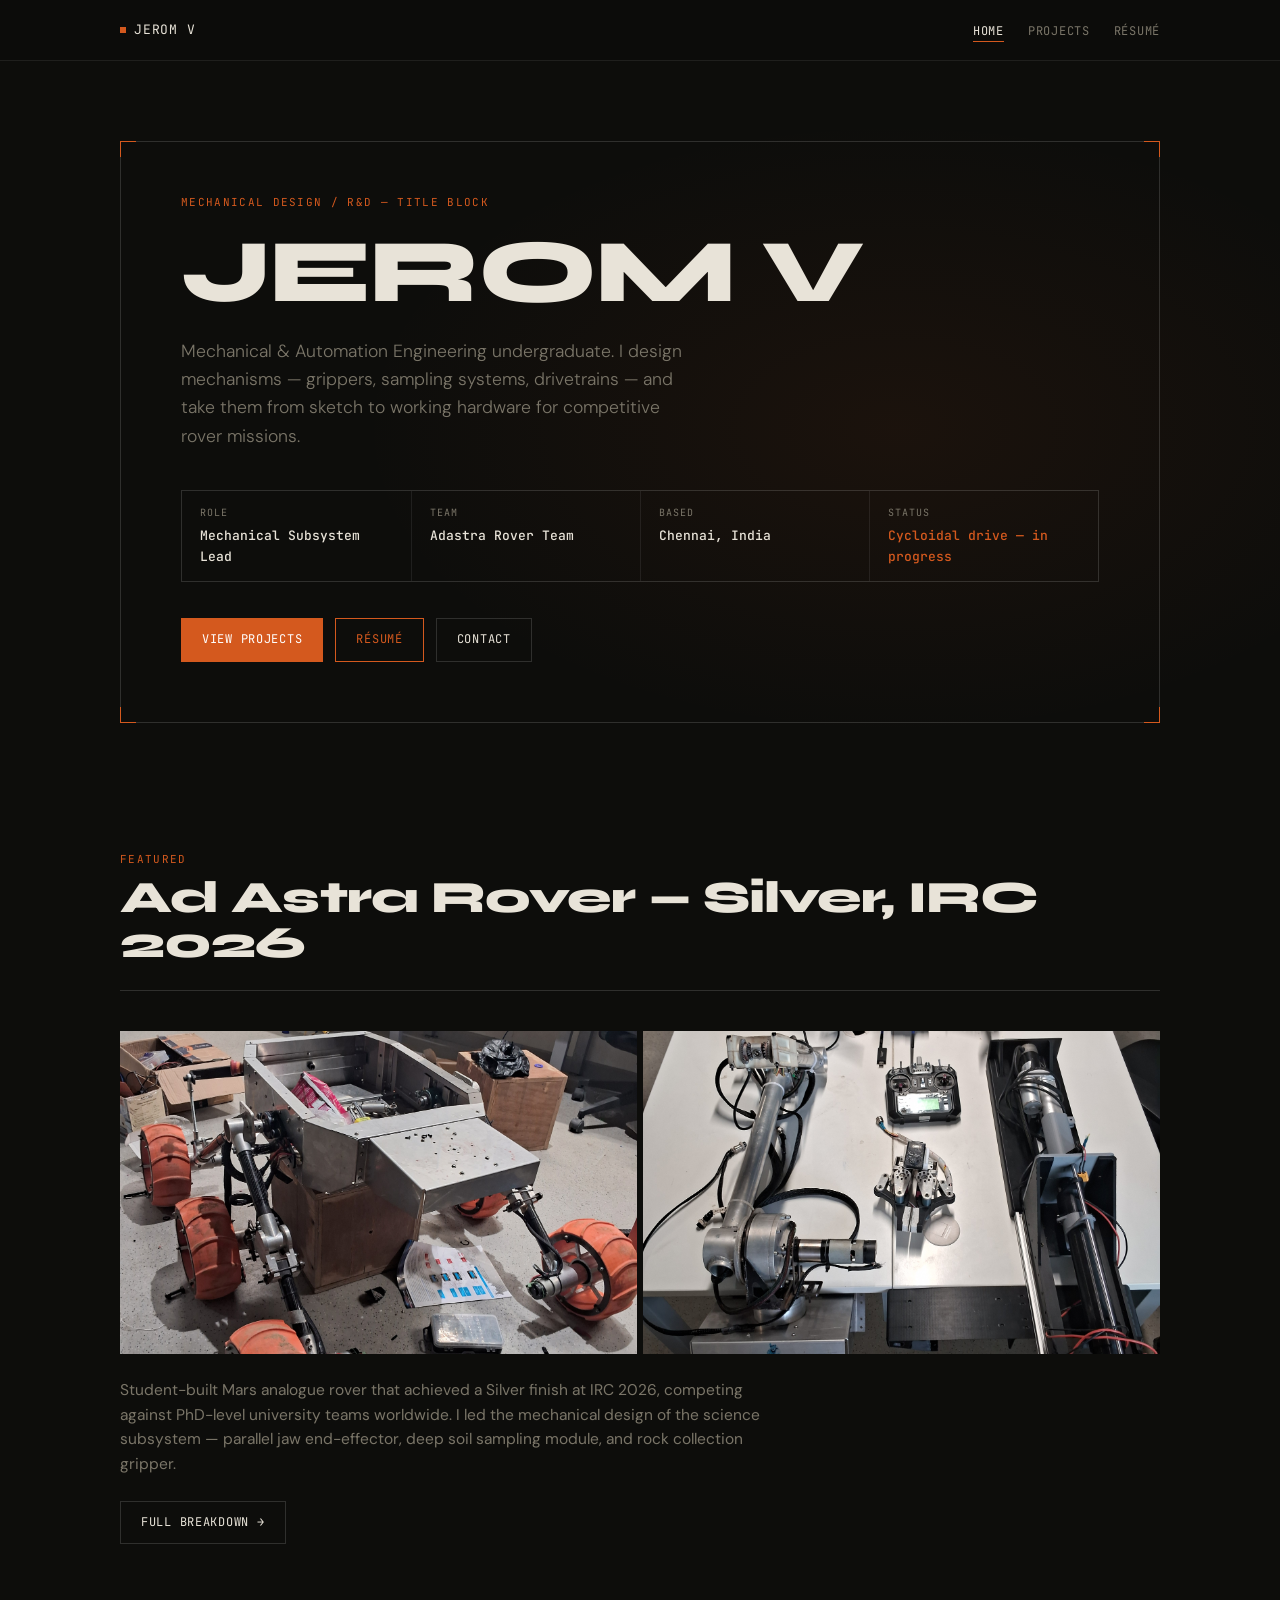
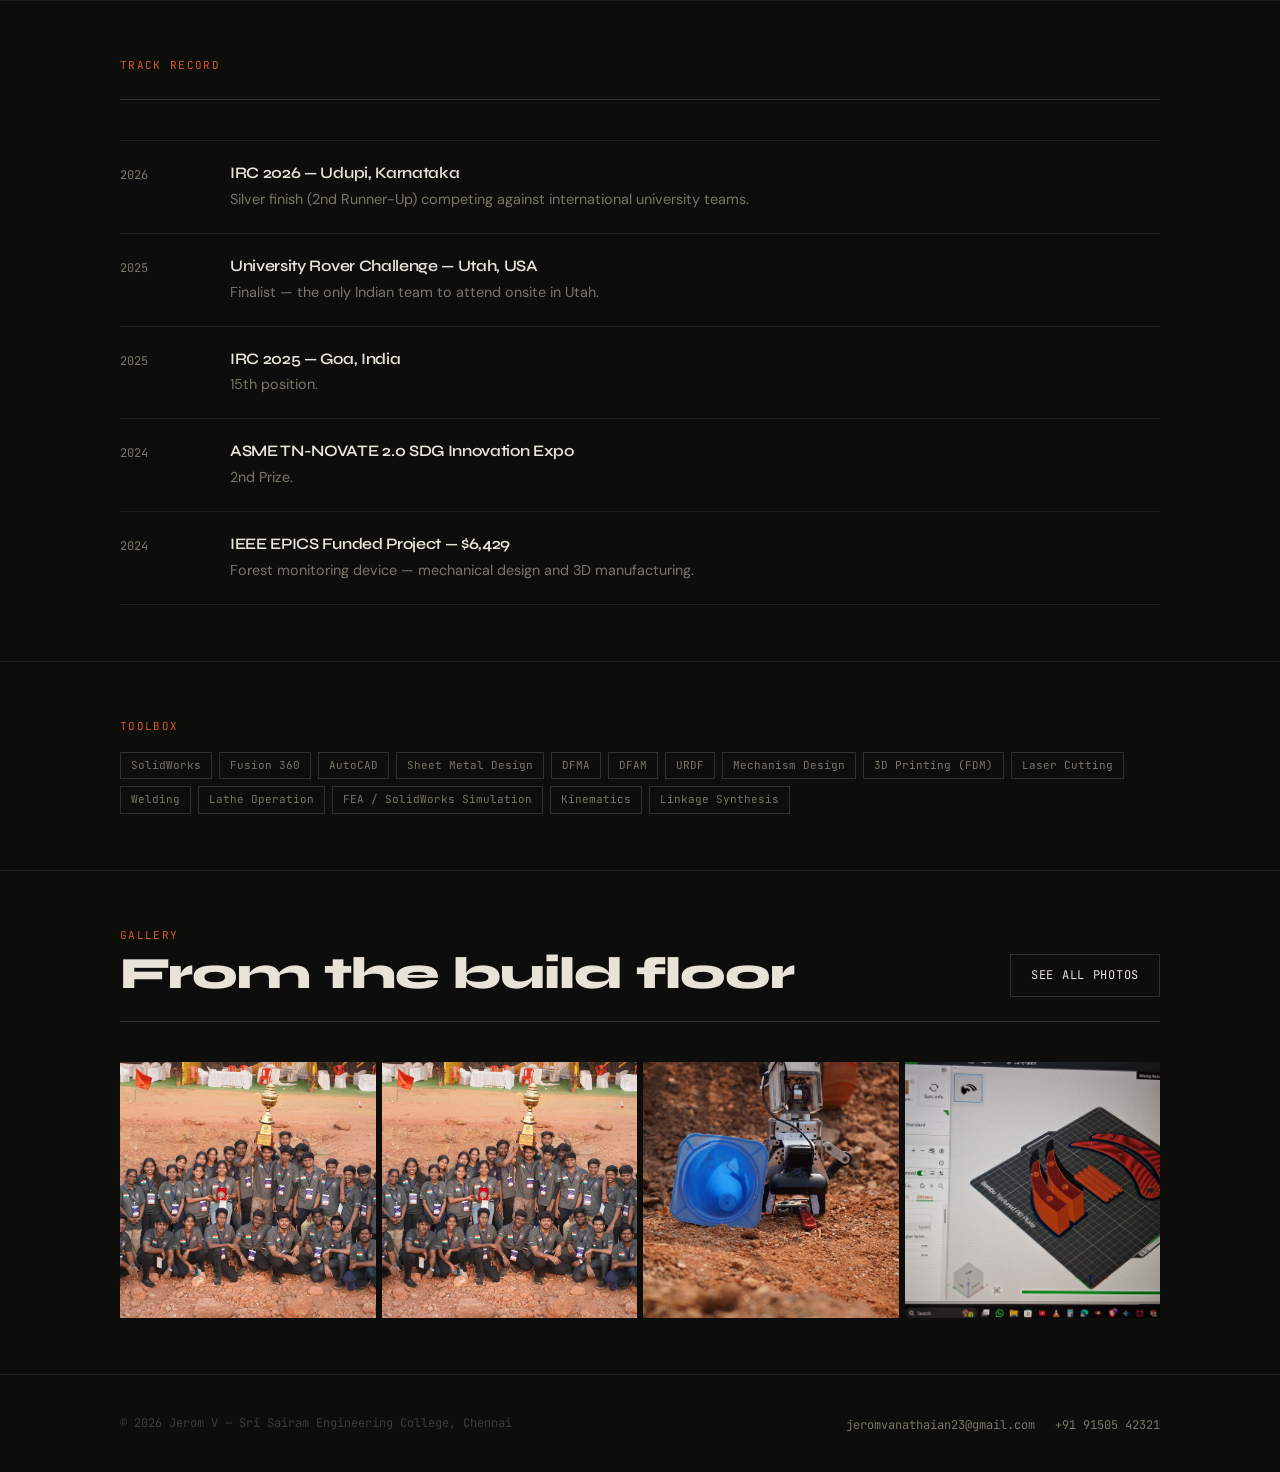
<file: index.html>
<!DOCTYPE html>
<html lang="en">
<head>
<meta charset="UTF-8">
<meta name="viewport" content="width=device-width,initial-scale=1.0">
<title>Jerom V — Mechanical Design Engineer</title>
<meta name="description" content="Mechanical & Automation Engineering undergraduate. Mechanical Subsystem Lead, Adastra Rover Team.">
<link rel="stylesheet" href="style.css">
</head>
<body>

<nav class="nav">
  <div class="wrap nav__inner">
    <a href="index.html" class="nav__logo"><span class="nav__logo-dot"></span>JEROM V</a>
    <ul class="nav__links">
      <li><a href="index.html" aria-current="page">Home</a></li>
      <li><a href="projects.html">Projects</a></li>
      <li><a href="resume.html">Résumé</a></li>
    </ul>
  </div>
</nav>

<!-- HERO -->
<section class="hero">
  <div class="hero__bg"></div>
  <div class="wrap">
    <div class="hero__frame">
      <span class="hero__corner hero__corner--tl"></span>
      <span class="hero__corner hero__corner--tr"></span>
      <span class="hero__corner hero__corner--bl"></span>
      <span class="hero__corner hero__corner--br"></span>
      <p class="eyebrow">Mechanical Design / R&amp;D — Title Block</p>
      <h1 class="hero__title">JEROM V</h1>
      <p class="hero__sub">Mechanical &amp; Automation Engineering undergraduate. I design mechanisms — grippers, sampling systems, drivetrains — and take them from sketch to working hardware for competitive rover missions.</p>
      <div class="specs hero__specs">
        <div class="spec"><div class="spec__label">Role</div><div class="spec__val">Mechanical Subsystem Lead</div></div>
        <div class="spec"><div class="spec__label">Team</div><div class="spec__val">Adastra Rover Team</div></div>
        <div class="spec"><div class="spec__label">Based</div><div class="spec__val">Chennai, India</div></div>
        <div class="spec"><div class="spec__label">Status</div><div class="spec__val spec__val--accent">Cycloidal drive — in progress</div></div>
      </div>
      <div class="hero__cta">
        <a href="projects.html" class="btn btn--primary">View projects</a>
        <a href="resume.html" class="btn btn--ghost">Résumé</a>
        <a href="mailto:jeromvanathaian23@gmail.com" class="btn">Contact</a>
      </div>
    </div>
  </div>
</section>

<!-- FEATURED -->
<section class="tight">
  <div class="wrap">
    <div class="sec-head">
      <div><p class="eyebrow">Featured</p><h2 style="margin-top:8px;">Ad Astra Rover — Silver, IRC 2026</h2></div>
    </div>
    <div style="display:grid;grid-template-columns:1fr 1fr;gap:6px;margin-bottom:24px;">
      <img src="Rover/20251028_035714.jpg" alt="Rover at IRC 2026" style="width:100%;aspect-ratio:16/10;object-fit:cover;">
      <img src="Rover/20260601_142314.jpg" alt="Rover mechanism" style="width:100%;aspect-ratio:16/10;object-fit:cover;">
    </div>
    <p style="color:var(--muted);max-width:640px;font-size:.97rem;margin-bottom:24px;">Student-built Mars analogue rover that achieved a Silver finish at IRC 2026, competing against PhD-level university teams worldwide. I led the mechanical design of the science subsystem — parallel jaw end-effector, deep soil sampling module, and rock collection gripper.</p>
    <a href="projects.html#rover" class="btn">Full breakdown →</a>
  </div>
</section>

<hr class="rule">

<!-- ACHIEVEMENTS -->
<section class="tight">
  <div class="wrap">
    <div class="sec-head"><p class="eyebrow">Track Record</p></div>
    <div class="timeline-row">
      <div class="timeline-year">2026</div>
      <div class="timeline-content"><h3>IRC 2026 — Udupi, Karnataka</h3><p>Silver finish (2nd Runner-Up) competing against international university teams.</p></div>
    </div>
    <div class="timeline-row">
      <div class="timeline-year">2025</div>
      <div class="timeline-content"><h3>University Rover Challenge — Utah, USA</h3><p>Finalist — the only Indian team to attend onsite in Utah.</p></div>
    </div>
    <div class="timeline-row">
      <div class="timeline-year">2025</div>
      <div class="timeline-content"><h3>IRC 2025 — Goa, India</h3><p>15th position.</p></div>
    </div>
    <div class="timeline-row">
      <div class="timeline-year">2024</div>
      <div class="timeline-content"><h3>ASME TN-NOVATE 2.0 SDG Innovation Expo</h3><p>2nd Prize.</p></div>
    </div>
    <div class="timeline-row">
      <div class="timeline-year">2024</div>
      <div class="timeline-content"><h3>IEEE EPICS Funded Project — $6,429</h3><p>Forest monitoring device — mechanical design and 3D manufacturing.</p></div>
    </div>
  </div>
</section>

<hr class="rule">

<!-- TOOLBOX -->
<section class="tight">
  <div class="wrap">
    <p class="eyebrow" style="margin-bottom:16px;">Toolbox</p>
    <div class="tags">
      <span class="tag">SolidWorks</span><span class="tag">Fusion 360</span><span class="tag">AutoCAD</span>
      <span class="tag">Sheet Metal Design</span><span class="tag">DFMA</span><span class="tag">DFAM</span>
      <span class="tag">URDF</span><span class="tag">Mechanism Design</span><span class="tag">3D Printing (FDM)</span>
      <span class="tag">Laser Cutting</span><span class="tag">Welding</span><span class="tag">Lathe Operation</span>
      <span class="tag">FEA / SolidWorks Simulation</span><span class="tag">Kinematics</span><span class="tag">Linkage Synthesis</span>
    </div>
  </div>
</section>

<hr class="rule">

<!-- GALLERY TEASER -->
<section class="tight">
  <div class="wrap">
    <div class="sec-head">
      <div><p class="eyebrow">Gallery</p><h2 style="margin-top:8px;">From the build floor</h2></div>
      <a href="projects.html#gallery" class="btn">See all photos</a>
    </div>
    <div style="display:grid;grid-template-columns:repeat(4,1fr);gap:6px;">
      <img src="Gallery/Rover/IMG-20260203-WA0003.jpg" alt="Rover build" style="width:100%;aspect-ratio:1;object-fit:cover;">
      <img src="Gallery/Rover/IMG-20260203-WA0014.jpg" alt="Rover build" style="width:100%;aspect-ratio:1;object-fit:cover;">
      <img src="Gallery/Rover/IMG-20260203-WA0046.jpg" alt="Rover build" style="width:100%;aspect-ratio:1;object-fit:cover;">
      <img src="Gallery/Rover/IMG-20260507-WA0009.jpeg" alt="Rover at event" style="width:100%;aspect-ratio:1;object-fit:cover;">
    </div>
  </div>
</section>

<footer class="site-footer">
  <div class="wrap site-footer__inner">
    <span class="footer-copy">© 2026 Jerom V — Sri Sairam Engineering College, Chennai</span>
    <ul class="footer-links">
      <li><a href="mailto:jeromvanathaian23@gmail.com">jeromvanathaian23@gmail.com</a></li>
      <li><a href="tel:+919150542321">+91 91505 42321</a></li>
    </ul>
  </div>
</footer>

</body>
</html>
</file>
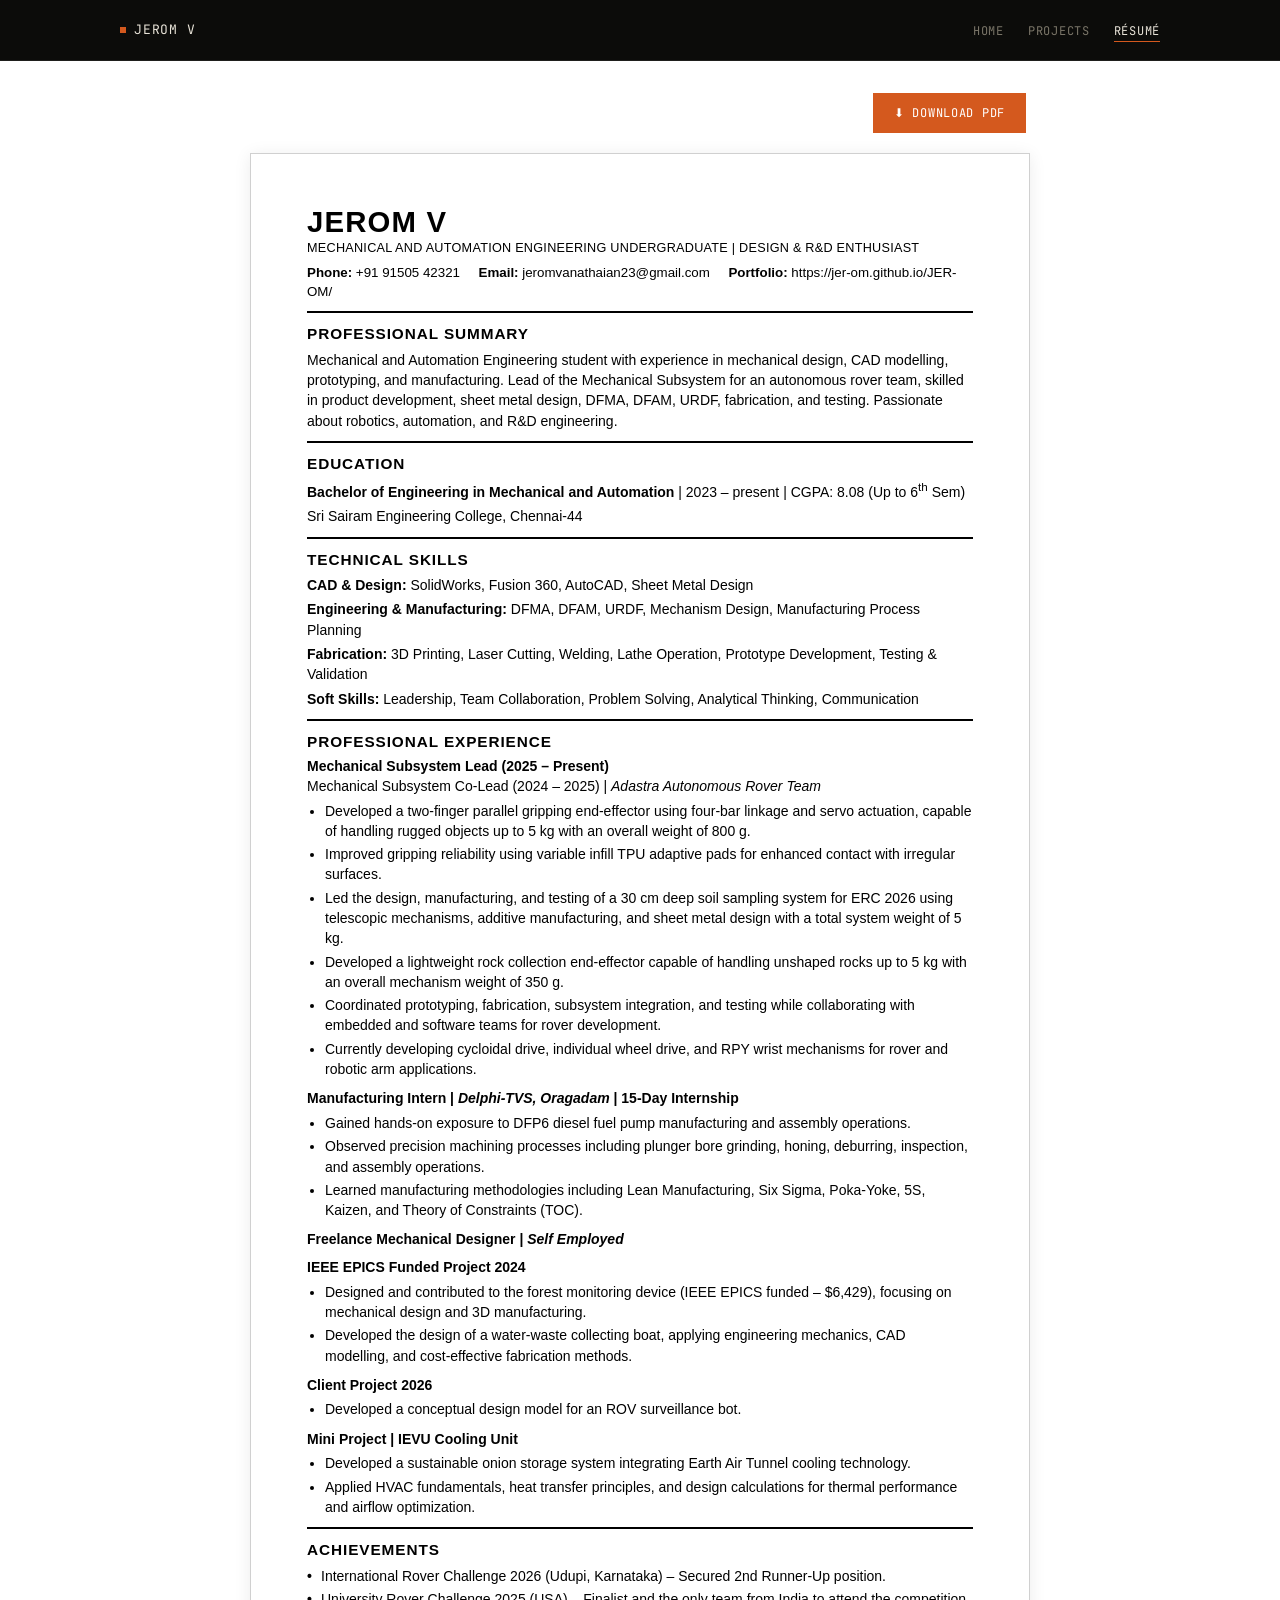
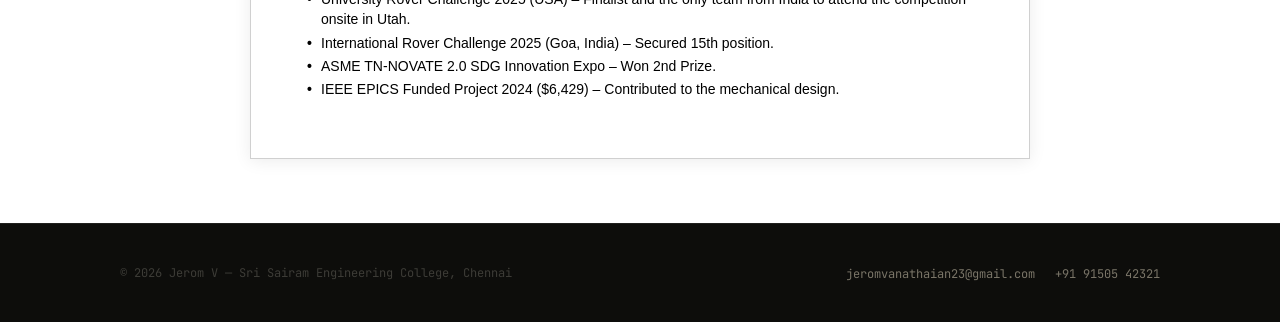
<file: resume.html>
<!DOCTYPE html>
<html lang="en">
<head>
<meta charset="UTF-8">
<meta name="viewport" content="width=device-width,initial-scale=1.0">
<title>Résumé — Jerom V</title>
<link rel="stylesheet" href="style.css">
<style>
  /* ── Resume page resets — pure white, print-ready ── */
  .resume-page-bg {
    background: #fff;
    min-height: 100vh;
    padding: 32px 0 64px;
  }

  .resume-action-bar {
    max-width: 820px;
    margin: 0 auto 20px;
    padding: 0 24px;
    display: flex;
    gap: 10px;
    justify-content: flex-end;
  }

  /* The actual resume sheet — A4-like */
  .cv {
    max-width: 780px;
    margin: 0 auto;
    padding: 52px 56px 56px;
    background: #fff;
    color: #000;
    font-family: 'Calibri', 'Arial', sans-serif;
    font-size: 11pt;
    line-height: 1.4;
    border: 1px solid #d0d0d0;
    box-shadow: 0 2px 16px rgba(0,0,0,0.08);
  }

  /* Name */
  .cv-name {
    font-family: 'Calibri', 'Arial', sans-serif;
    font-size: 22pt;
    font-weight: 700;
    color: #000;
    letter-spacing: 0.04em;
    text-transform: uppercase;
    margin: 0 0 2px;
    line-height: 1.1;
  }

  .cv-subtitle {
    font-size: 9.5pt;
    color: #000;
    margin: 0 0 6px;
    font-weight: 400;
    text-transform: uppercase;
    letter-spacing: 0.02em;
  }

  .cv-contact {
    font-size: 10pt;
    color: #000;
    margin: 0 0 4px;
  }

  /* Bold horizontal rule — thick like in PDF */
  .cv-rule {
    border: none;
    border-top: 2px solid #000;
    margin: 10px 0 10px;
  }

  .cv-rule-thin {
    border: none;
    border-top: 1px solid #bbb;
    margin: 8px 0 8px;
  }

  /* Section heading */
  .cv-section {
    font-family: 'Calibri', 'Arial', sans-serif;
    font-size: 11.5pt;
    font-weight: 700;
    text-transform: uppercase;
    letter-spacing: 0.06em;
    color: #000;
    margin: 0 0 5px;
  }

  /* Body text */
  .cv-body {
    font-size: 10.5pt;
    color: #000;
    line-height: 1.45;
  }

  .cv-body p { margin: 0 0 4px; }

  /* Role / org lines */
  .cv-role {
    font-size: 10.5pt;
    font-weight: 700;
    color: #000;
    margin: 0;
  }

  .cv-org {
    font-size: 10pt;
    color: #000;
    margin: 0 0 4px;
  }

  /* Bullet list */
  .cv-list {
    list-style: disc;
    padding-left: 18px;
    margin: 4px 0 10px;
  }

  .cv-list li {
    font-size: 10.5pt;
    color: #000;
    line-height: 1.45;
    margin-bottom: 3px;
  }

  /* Achievement list with arrows */
  .cv-achieve {
    list-style: none;
    padding: 0;
    margin: 4px 0 0;
  }

  .cv-achieve li {
    font-size: 10.5pt;
    color: #000;
    line-height: 1.45;
    margin-bottom: 3px;
    padding-left: 14px;
    position: relative;
  }

  .cv-achieve li::before {
    content: "•";
    position: absolute;
    left: 0;
    font-weight: 700;
  }

  /* Skills rows */
  .cv-skill-row {
    font-size: 10.5pt;
    color: #000;
    margin-bottom: 3px;
  }

  .cv-skill-label { font-weight: 700; }

  /* Sub-heading inside experience (e.g. IEEE EPICS) */
  .cv-sub-head {
    font-size: 10.5pt;
    font-weight: 700;
    color: #000;
    margin: 8px 0 2px;
  }

  /* Print styles */
  @media print {
    .nav, .site-footer, .resume-action-bar { display: none !important; }
    .resume-page-bg { padding: 0; background: white; }
    .cv {
      border: none;
      box-shadow: none;
      max-width: 100%;
      padding: 0;
      margin: 0;
    }
    body { background: white !important; }
  }
</style>
</head>
<body>

<nav class="nav">
  <div class="wrap nav__inner">
    <a href="index.html" class="nav__logo"><span class="nav__logo-dot"></span>JEROM V</a>
    <ul class="nav__links">
      <li><a href="index.html">Home</a></li>
      <li><a href="projects.html">Projects</a></li>
      <li><a href="resume.html" aria-current="page">Résumé</a></li>
    </ul>
  </div>
</nav>

<div class="resume-page-bg">

  <!-- Action bar -->
  <div class="resume-action-bar">
    <button class="btn btn--primary" onclick="window.print()" style="font-size:12px;">⬇ Download PDF</button>
  </div>

  <!-- CV Sheet -->
  <div class="cv">

    <!-- HEADER -->
    <p class="cv-name">JEROM V</p>
    <p class="cv-subtitle">MECHANICAL AND AUTOMATION ENGINEERING UNDERGRADUATE | DESIGN &amp; R&amp;D ENTHUSIAST</p>
    <p class="cv-contact"><strong>Phone:</strong> +91 91505 42321 &nbsp;&nbsp;&nbsp; <strong>Email:</strong> jeromvanathaian23@gmail.com &nbsp;&nbsp;&nbsp; <strong>Portfolio:</strong> <a href="https://jer-om.github.io/JER-OM/" target="_blank" style="color:#000;">https://jer-om.github.io/JER-OM/</a></p>

    <hr class="cv-rule">

    <!-- PROFESSIONAL SUMMARY -->
    <p class="cv-section">Professional Summary</p>
    <div class="cv-body">
      <p>Mechanical and Automation Engineering student with experience in mechanical design, CAD modelling, prototyping, and manufacturing. Lead of the Mechanical Subsystem for an autonomous rover team, skilled in product development, sheet metal design, DFMA, DFAM, URDF, fabrication, and testing. Passionate about robotics, automation, and R&amp;D engineering.</p>
    </div>

    <hr class="cv-rule">

    <!-- EDUCATION -->
    <p class="cv-section">Education</p>
    <div class="cv-body">
      <p><strong>Bachelor of Engineering in Mechanical and Automation</strong> | 2023 – present | CGPA: 8.08 (Up to 6<sup>th</sup> Sem)</p>
      <p>Sri Sairam Engineering College, Chennai-44</p>
    </div>

    <hr class="cv-rule">

    <!-- TECHNICAL SKILLS -->
    <p class="cv-section">Technical Skills</p>
    <div class="cv-body">
      <p class="cv-skill-row"><span class="cv-skill-label">CAD &amp; Design:</span> SolidWorks, Fusion 360, AutoCAD, Sheet Metal Design</p>
      <p class="cv-skill-row"><span class="cv-skill-label">Engineering &amp; Manufacturing:</span> DFMA, DFAM, URDF, Mechanism Design, Manufacturing Process Planning</p>
      <p class="cv-skill-row"><span class="cv-skill-label">Fabrication:</span> 3D Printing, Laser Cutting, Welding, Lathe Operation, Prototype Development, Testing &amp; Validation</p>
      <p class="cv-skill-row"><span class="cv-skill-label">Soft Skills:</span> Leadership, Team Collaboration, Problem Solving, Analytical Thinking, Communication</p>
    </div>

    <hr class="cv-rule">

    <!-- PROFESSIONAL EXPERIENCE -->
    <p class="cv-section">Professional Experience</p>

    <!-- Adastra -->
    <p class="cv-role">Mechanical Subsystem Lead (2025 – Present)</p>
    <p class="cv-role" style="font-weight:400;">Mechanical Subsystem Co-Lead (2024 – 2025) | <em>Adastra Autonomous Rover Team</em></p>
    <ul class="cv-list">
      <li>Developed a two-finger parallel gripping end-effector using four-bar linkage and servo actuation, capable of handling rugged objects up to 5 kg with an overall weight of 800 g.</li>
      <li>Improved gripping reliability using variable infill TPU adaptive pads for enhanced contact with irregular surfaces.</li>
      <li>Led the design, manufacturing, and testing of a 30 cm deep soil sampling system for ERC 2026 using telescopic mechanisms, additive manufacturing, and sheet metal design with a total system weight of 5 kg.</li>
      <li>Developed a lightweight rock collection end-effector capable of handling unshaped rocks up to 5 kg with an overall mechanism weight of 350 g.</li>
      <li>Coordinated prototyping, fabrication, subsystem integration, and testing while collaborating with embedded and software teams for rover development.</li>
      <li>Currently developing cycloidal drive, individual wheel drive, and RPY wrist mechanisms for rover and robotic arm applications.</li>
    </ul>

    <!-- Delphi -->
    <p class="cv-role">Manufacturing Intern | <em>Delphi-TVS, Oragadam</em> | 15-Day Internship</p>
    <ul class="cv-list">
      <li>Gained hands-on exposure to DFP6 diesel fuel pump manufacturing and assembly operations.</li>
      <li>Observed precision machining processes including plunger bore grinding, honing, deburring, inspection, and assembly operations.</li>
      <li>Learned manufacturing methodologies including Lean Manufacturing, Six Sigma, Poka-Yoke, 5S, Kaizen, and Theory of Constraints (TOC).</li>
    </ul>

    <!-- Freelance -->
    <p class="cv-role">Freelance Mechanical Designer | <em>Self Employed</em></p>

    <p class="cv-sub-head">IEEE EPICS Funded Project 2024</p>
    <ul class="cv-list">
      <li>Designed and contributed to the forest monitoring device (IEEE EPICS funded – $6,429), focusing on mechanical design and 3D manufacturing.</li>
      <li>Developed the design of a water-waste collecting boat, applying engineering mechanics, CAD modelling, and cost-effective fabrication methods.</li>
    </ul>

    <p class="cv-sub-head">Client Project 2026</p>
    <ul class="cv-list">
      <li>Developed a conceptual design model for an ROV surveillance bot.</li>
    </ul>

    <p class="cv-sub-head">Mini Project | IEVU Cooling Unit</p>
    <ul class="cv-list">
      <li>Developed a sustainable onion storage system integrating Earth Air Tunnel cooling technology.</li>
      <li>Applied HVAC fundamentals, heat transfer principles, and design calculations for thermal performance and airflow optimization.</li>
    </ul>

    <hr class="cv-rule">

    <!-- ACHIEVEMENTS -->
    <p class="cv-section">Achievements</p>
    <ul class="cv-achieve">
      <li>International Rover Challenge 2026 (Udupi, Karnataka) – Secured 2nd Runner-Up position.</li>
      <li>University Rover Challenge 2025 (USA) – Finalist and the only team from India to attend the competition onsite in Utah.</li>
      <li>International Rover Challenge 2025 (Goa, India) – Secured 15th position.</li>
      <li>ASME TN-NOVATE 2.0 SDG Innovation Expo – Won 2nd Prize.</li>
      <li>IEEE EPICS Funded Project 2024 ($6,429) – Contributed to the mechanical design.</li>
    </ul>

  </div><!-- /cv -->
</div><!-- /resume-page-bg -->

<footer class="site-footer">
  <div class="wrap site-footer__inner">
    <span class="footer-copy">© 2026 Jerom V — Sri Sairam Engineering College, Chennai</span>
    <ul class="footer-links">
      <li><a href="mailto:jeromvanathaian23@gmail.com">jeromvanathaian23@gmail.com</a></li>
      <li><a href="tel:+919150542321">+91 91505 42321</a></li>
    </ul>
  </div>
</footer>

</body>
</html>
</file>
<file: style.css>
@import url('https://fonts.googleapis.com/css2?family=Syne:wght@400;600;700;800&family=DM+Sans:ital,wght@0,300;0,400;0,500;1,300&family=JetBrains+Mono:wght@400;500&display=swap');

/* ── TOKENS ── */
:root {
  --bg: #0D0D0B;
  --surface: #141410;
  --surface2: #1C1C17;
  --line: rgba(255,255,255,0.08);
  --line2: rgba(255,255,255,0.14);
  --paper: #F0EBE0;
  --orange: #D4591E;
  --orange-dim: rgba(212,89,30,0.15);
  --text: #E8E3D8;
  --muted: #7A7568;
  --dim: #3D3C37;

  --display: 'Syne', sans-serif;
  --body: 'DM Sans', sans-serif;
  --mono: 'JetBrains Mono', monospace;

  --maxw: 1160px;
  --gap: clamp(20px,5vw,60px);
}

/* ── RESET ── */
*, *::before, *::after { box-sizing: border-box; margin: 0; padding: 0; }
html { scroll-behavior: smooth; }
@media(prefers-reduced-motion:reduce){ html{scroll-behavior:auto} *{animation-duration:.001ms!important;transition-duration:.001ms!important} }
body { background:var(--bg); color:var(--text); font-family:var(--body); font-size:16px; line-height:1.6; -webkit-font-smoothing:antialiased; }
img { max-width:100%; display:block; }
a { color:inherit; text-decoration:none; }
::selection { background:var(--orange); color:#fff; }
:focus-visible { outline:2px solid var(--orange); outline-offset:3px; }

/* ── LAYOUT ── */
.wrap { max-width:var(--maxw); margin:0 auto; padding:0 var(--gap); }

/* ── NAV ── */
.nav {
  position:sticky; top:0; z-index:100;
  background:rgba(13,13,11,0.88);
  backdrop-filter:blur(10px);
  border-bottom:1px solid var(--line);
}
.nav__inner { display:flex; align-items:center; justify-content:space-between; height:60px; }
.nav__logo { font-family:var(--mono); font-size:13px; letter-spacing:.06em; color:var(--text); display:flex; align-items:center; gap:8px; }
.nav__logo-dot { width:6px; height:6px; background:var(--orange); border-radius:0; display:inline-block; }
.nav__links { display:flex; gap:24px; list-style:none; }
.nav__links a { font-family:var(--mono); font-size:12px; letter-spacing:.06em; text-transform:uppercase; color:var(--muted); padding-bottom:2px; border-bottom:1px solid transparent; transition:color .15s,border-color .15s; }
.nav__links a:hover, .nav__links a[aria-current] { color:var(--text); border-color:var(--orange); }

/* ── TYPE ── */
.eyebrow { font-family:var(--mono); font-size:11px; letter-spacing:.12em; text-transform:uppercase; color:var(--orange); }
h1,h2,h3,h4 { font-family:var(--display); font-weight:800; letter-spacing:-.02em; line-height:1; }
h1 { font-size:clamp(3rem,7vw,6rem); }
h2 { font-size:clamp(1.8rem,3.5vw,2.8rem); }
h3 { font-size:clamp(1.1rem,2vw,1.35rem); line-height:1.2; }
.mono { font-family:var(--mono); }

/* ── SPEC STRIP ── */
.specs {
  display:grid;
  grid-template-columns:repeat(auto-fit,minmax(120px,1fr));
  border:1px solid var(--line2);
}
.spec { padding:14px 18px; border-left:1px solid var(--line); }
.spec:first-child { border-left:none; }
.spec__label { font-family:var(--mono); font-size:10px; letter-spacing:.1em; text-transform:uppercase; color:var(--muted); margin-bottom:5px; }
.spec__val { font-family:var(--mono); font-size:13px; font-weight:500; color:var(--text); }
.spec__val--accent { color:var(--orange); }
@media(max-width:640px){
  .specs { grid-template-columns:repeat(2,1fr); }
  .spec:nth-child(2n+1){ border-left:none; }
  .spec:nth-child(n+3){ border-top:1px solid var(--line); }
}

/* ── BUTTONS ── */
.btn { display:inline-flex; align-items:center; gap:8px; font-family:var(--mono); font-size:12px; letter-spacing:.06em; text-transform:uppercase; padding:11px 20px; border:1px solid var(--line2); color:var(--text); transition:background .15s,border-color .15s,color .15s; cursor:pointer; background:transparent; }
.btn:hover { background:var(--surface2); border-color:var(--line2); }
.btn--primary { background:var(--orange); border-color:var(--orange); color:#fff; }
.btn--primary:hover { background:#b84818; border-color:#b84818; }
.btn--ghost { border-color:var(--orange); color:var(--orange); }
.btn--ghost:hover { background:var(--orange-dim); }

/* ── DIVIDER ── */
.rule { border:none; border-top:1px solid var(--line); }

/* ── SECTIONS ── */
section { padding:80px 0; }
section.tight { padding:56px 0; }
.sec-head { display:flex; justify-content:space-between; align-items:flex-end; gap:16px; padding-bottom:24px; border-bottom:1px solid var(--line2); margin-bottom:40px; }

/* ── HOME HERO ── */
.hero { padding:80px 0 72px; position:relative; overflow:hidden; }
.hero__bg { position:absolute; inset:0; background:radial-gradient(ellipse 60% 60% at 70% 50%, rgba(212,89,30,.07) 0%, transparent 70%); pointer-events:none; }
.hero__frame { border:1px solid var(--line2); padding:52px var(--gap) 60px; position:relative; }
.hero__corner { position:absolute; width:16px; height:16px; border:1.5px solid var(--orange); }
.hero__corner--tl { top:-1px; left:-1px; border-right:none; border-bottom:none; }
.hero__corner--tr { top:-1px; right:-1px; border-left:none; border-bottom:none; }
.hero__corner--bl { bottom:-1px; left:-1px; border-right:none; border-top:none; }
.hero__corner--br { bottom:-1px; right:-1px; border-left:none; border-top:none; }
.hero__title { margin-top:16px; }
.hero__sub { margin-top:20px; font-size:1.1rem; color:var(--muted); max-width:520px; line-height:1.6; font-weight:300; }
.hero__specs { margin-top:40px; }
.hero__cta { margin-top:36px; display:flex; gap:12px; flex-wrap:wrap; }

/* ── ACHIEVEMENT TIMELINE ── */
.timeline-row { display:grid; grid-template-columns:90px 1fr; gap:20px; padding:22px 0; border-top:1px solid var(--line); }
.timeline-row:last-child { border-bottom:1px solid var(--line); }
.timeline-year { font-family:var(--mono); font-size:12px; color:var(--muted); padding-top:3px; }
.timeline-content h3 { font-size:1rem; font-weight:600; color:var(--text); line-height:1.3; }
.timeline-content p { font-size:.9rem; color:var(--muted); margin-top:4px; }
@media(max-width:560px){ .timeline-row{grid-template-columns:1fr;gap:4px;} }

/* ── TAG PILLS ── */
.tags { display:flex; flex-wrap:wrap; gap:7px; }
.tag { font-family:var(--mono); font-size:11px; padding:4px 10px; border:1px solid var(--line2); color:var(--muted); }

/* ── PROJECT PAGE CARDS ── */
.project-section { padding:64px 0; border-bottom:1px solid var(--line); }
.project-section:last-of-type { border-bottom:none; }
.project-layout { display:grid; grid-template-columns:1fr 1fr; gap:48px; align-items:start; margin-top:32px; }
.project-layout.reverse { direction:rtl; }
.project-layout.reverse > * { direction:ltr; }
@media(max-width:800px){ .project-layout,.project-layout.reverse { grid-template-columns:1fr; direction:ltr; } }

.project-img-grid { display:grid; gap:6px; }
.project-img-grid.two { grid-template-columns:1fr 1fr; }
.project-img-grid.three { grid-template-columns:1fr 1fr; }
.project-img-grid.three .main { grid-column:1/-1; }
.proj-img { width:100%; aspect-ratio:16/10; object-fit:cover; background:var(--surface2); }
.proj-img.portrait { aspect-ratio:3/4; }
.proj-img.square { aspect-ratio:1; }

.project-text { display:flex; flex-direction:column; gap:18px; }
.project-text .eyebrow { margin-bottom:4px; }
.project-section-title { font-size:clamp(1.5rem,3vw,2.2rem); line-height:1.05; margin-top:4px; }
.project-body-text { font-size:.97rem; color:var(--muted); line-height:1.7; font-weight:300; }
.project-body-text p { margin-bottom:1em; }
.project-body-text p:last-child { margin-bottom:0; }
.project-specs { margin-top:4px; }

/* sub image strip */
.img-strip { display:grid; grid-template-columns:repeat(auto-fill,minmax(160px,1fr)); gap:6px; margin-top:6px; }
.img-strip img { width:100%; aspect-ratio:4/3; object-fit:cover; background:var(--surface2); }

/* ── RESUME PAGE ── */
.resume-wrap { max-width:820px; margin:0 auto; padding:48px var(--gap); }
.resume-sheet {
  background:var(--paper); color:#1a1a18;
  padding:52px 56px;
  font-family:var(--body);
}
@media print {
  .nav,.site-footer,.resume-actions { display:none!important; }
  .resume-sheet { padding:0; box-shadow:none; }
  body { background:white; }
}
.resume-sheet h1 { font-family:var(--display); font-size:2.2rem; color:#111; letter-spacing:-.02em; }
.resume-sheet .r-subtitle { font-size:.85rem; color:#555; letter-spacing:.04em; text-transform:uppercase; font-family:var(--mono); margin-top:4px; }
.resume-sheet .r-contact { display:flex; gap:24px; flex-wrap:wrap; font-family:var(--mono); font-size:.78rem; color:#444; margin-top:10px; }
.resume-divider { border:none; border-top:2px solid #1a1a18; margin:20px 0 18px; }
.resume-divider.thin { border-top-width:1px; border-color:#ccc; margin:14px 0 12px; }
.r-section-title { font-family:var(--display); font-size:1rem; font-weight:700; text-transform:uppercase; letter-spacing:.08em; color:#111; margin-bottom:10px; }
.r-body { font-size:.88rem; line-height:1.6; color:#2a2a28; }
.r-body p { margin-bottom:.5em; }
.r-grid { display:grid; grid-template-columns:1fr 1fr; gap:0 32px; }
.r-role { font-weight:600; color:#111; font-size:.9rem; }
.r-org { font-size:.82rem; color:#555; font-family:var(--mono); }
.r-bullets { list-style:disc; padding-left:18px; margin-top:6px; }
.r-bullets li { font-size:.86rem; line-height:1.55; color:#2a2a28; margin-bottom:3px; }
.r-achievement-list { list-style:none; padding:0; }
.r-achievement-list li { font-size:.87rem; line-height:1.55; padding:5px 0; border-bottom:1px solid #e8e4dc; color:#2a2a28; }
.r-achievement-list li:last-child { border-bottom:none; }
.r-achievement-list li::before { content:"→ "; color:#D4591E; font-weight:600; }
.r-skills-row { display:flex; gap:8px; flex-wrap:wrap; margin-bottom:6px; }
.r-skill-tag { font-family:var(--mono); font-size:.75rem; padding:2px 8px; border:1px solid #ccc; color:#444; }
.r-skill-label { font-family:var(--mono); font-size:.78rem; color:#888; width:110px; flex-shrink:0; }
.resume-actions { display:flex; gap:10px; justify-content:flex-end; margin-bottom:16px; }

/* ── GALLERY ── */
.gallery-grid { columns:3 200px; gap:6px; }
.gallery-grid img { width:100%; margin-bottom:6px; break-inside:avoid; display:block; cursor:pointer; transition:opacity .15s; }
.gallery-grid img:hover { opacity:.85; }
@media(max-width:600px){ .gallery-grid{ columns:2 140px; } }

/* lightbox */
.lightbox { display:none; position:fixed; inset:0; background:rgba(0,0,0,.92); z-index:200; align-items:center; justify-content:center; }
.lightbox.open { display:flex; }
.lightbox__img { max-width:90vw; max-height:88vh; object-fit:contain; }
.lightbox__close { position:absolute; top:20px; right:24px; font-family:var(--mono); font-size:13px; color:var(--muted); cursor:pointer; background:none; border:none; }
.lightbox__close:hover { color:var(--text); }

/* ── FOOTER ── */
.site-footer { border-top:1px solid var(--line); padding:36px 0; }
.site-footer__inner { display:flex; justify-content:space-between; align-items:center; flex-wrap:wrap; gap:14px; }
.footer-links { display:flex; gap:20px; list-style:none; }
.footer-links a { font-family:var(--mono); font-size:12px; color:var(--muted); }
.footer-links a:hover { color:var(--orange); }
.footer-copy { font-family:var(--mono); font-size:12px; color:var(--dim); }

/* print PDF helper */
@media print {
  .nav, .site-footer, .hero__bg, .resume-actions { display:none!important; }
}
</file>
